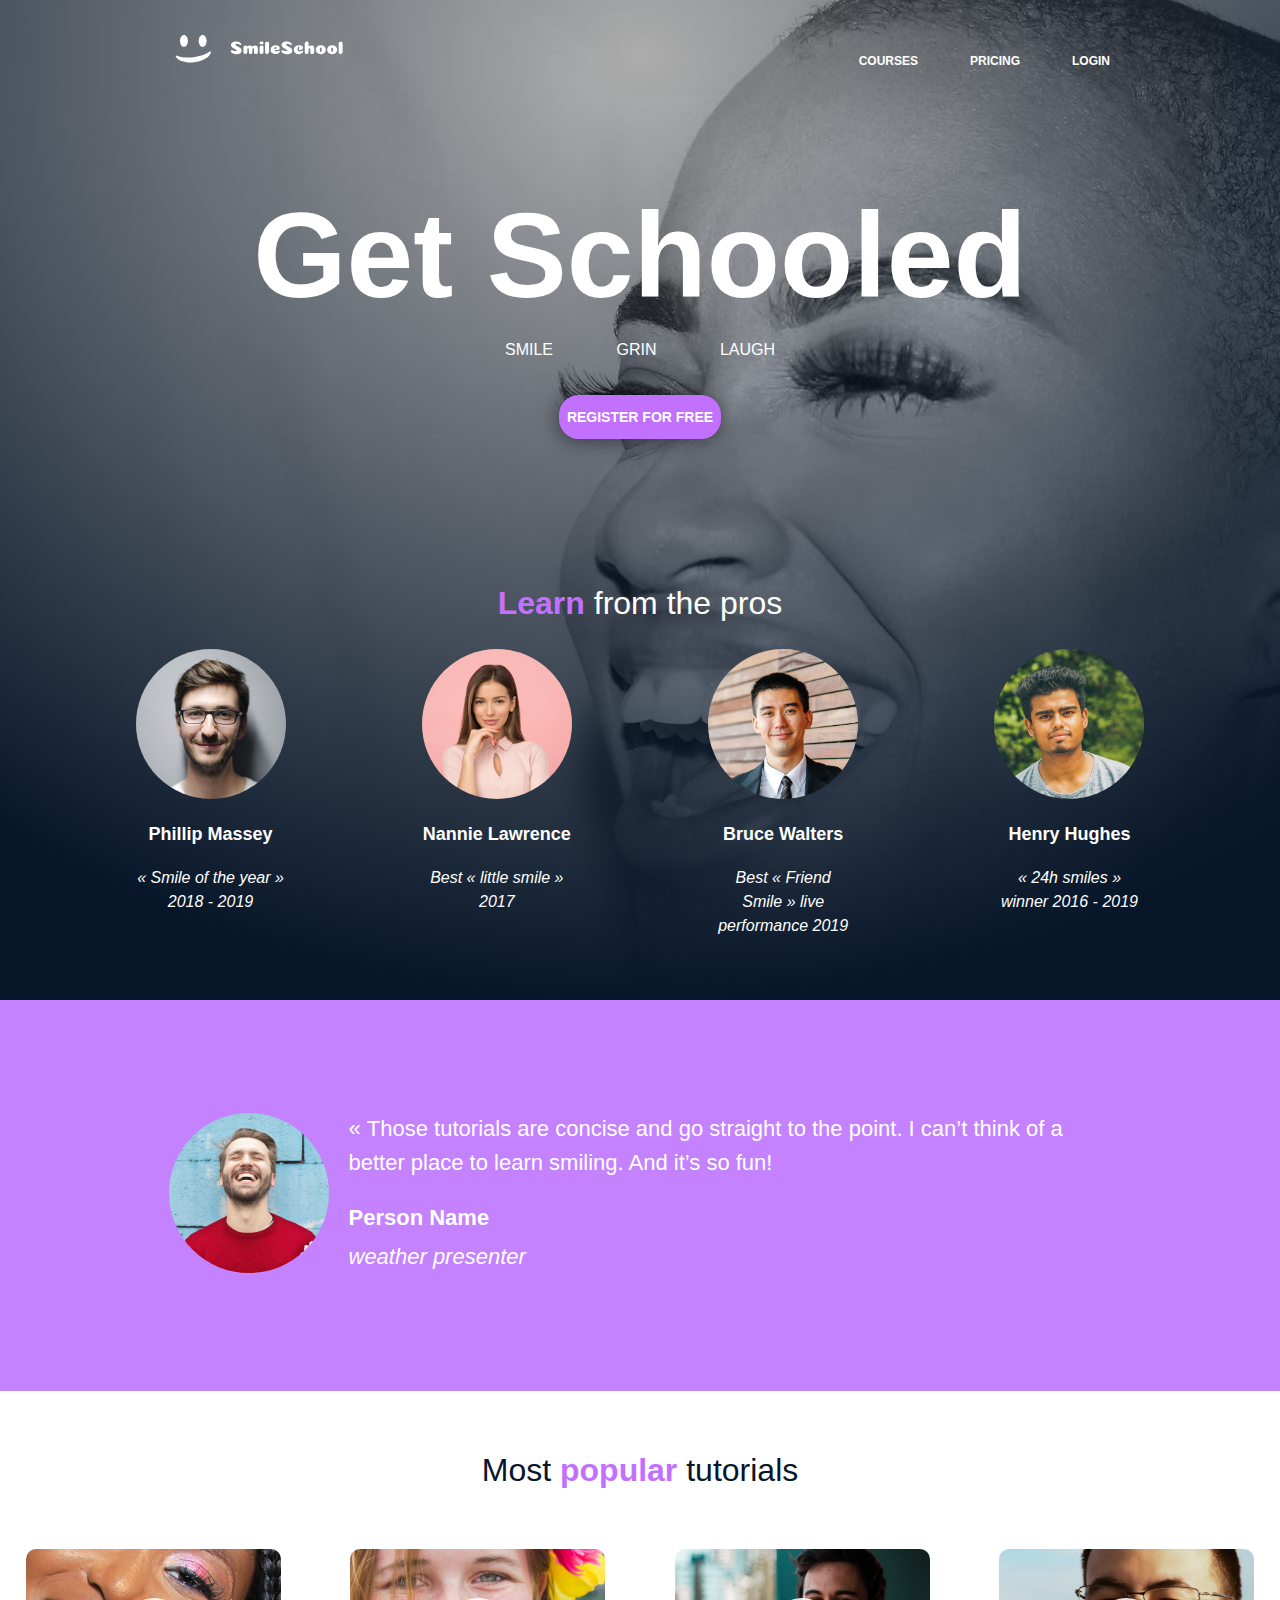
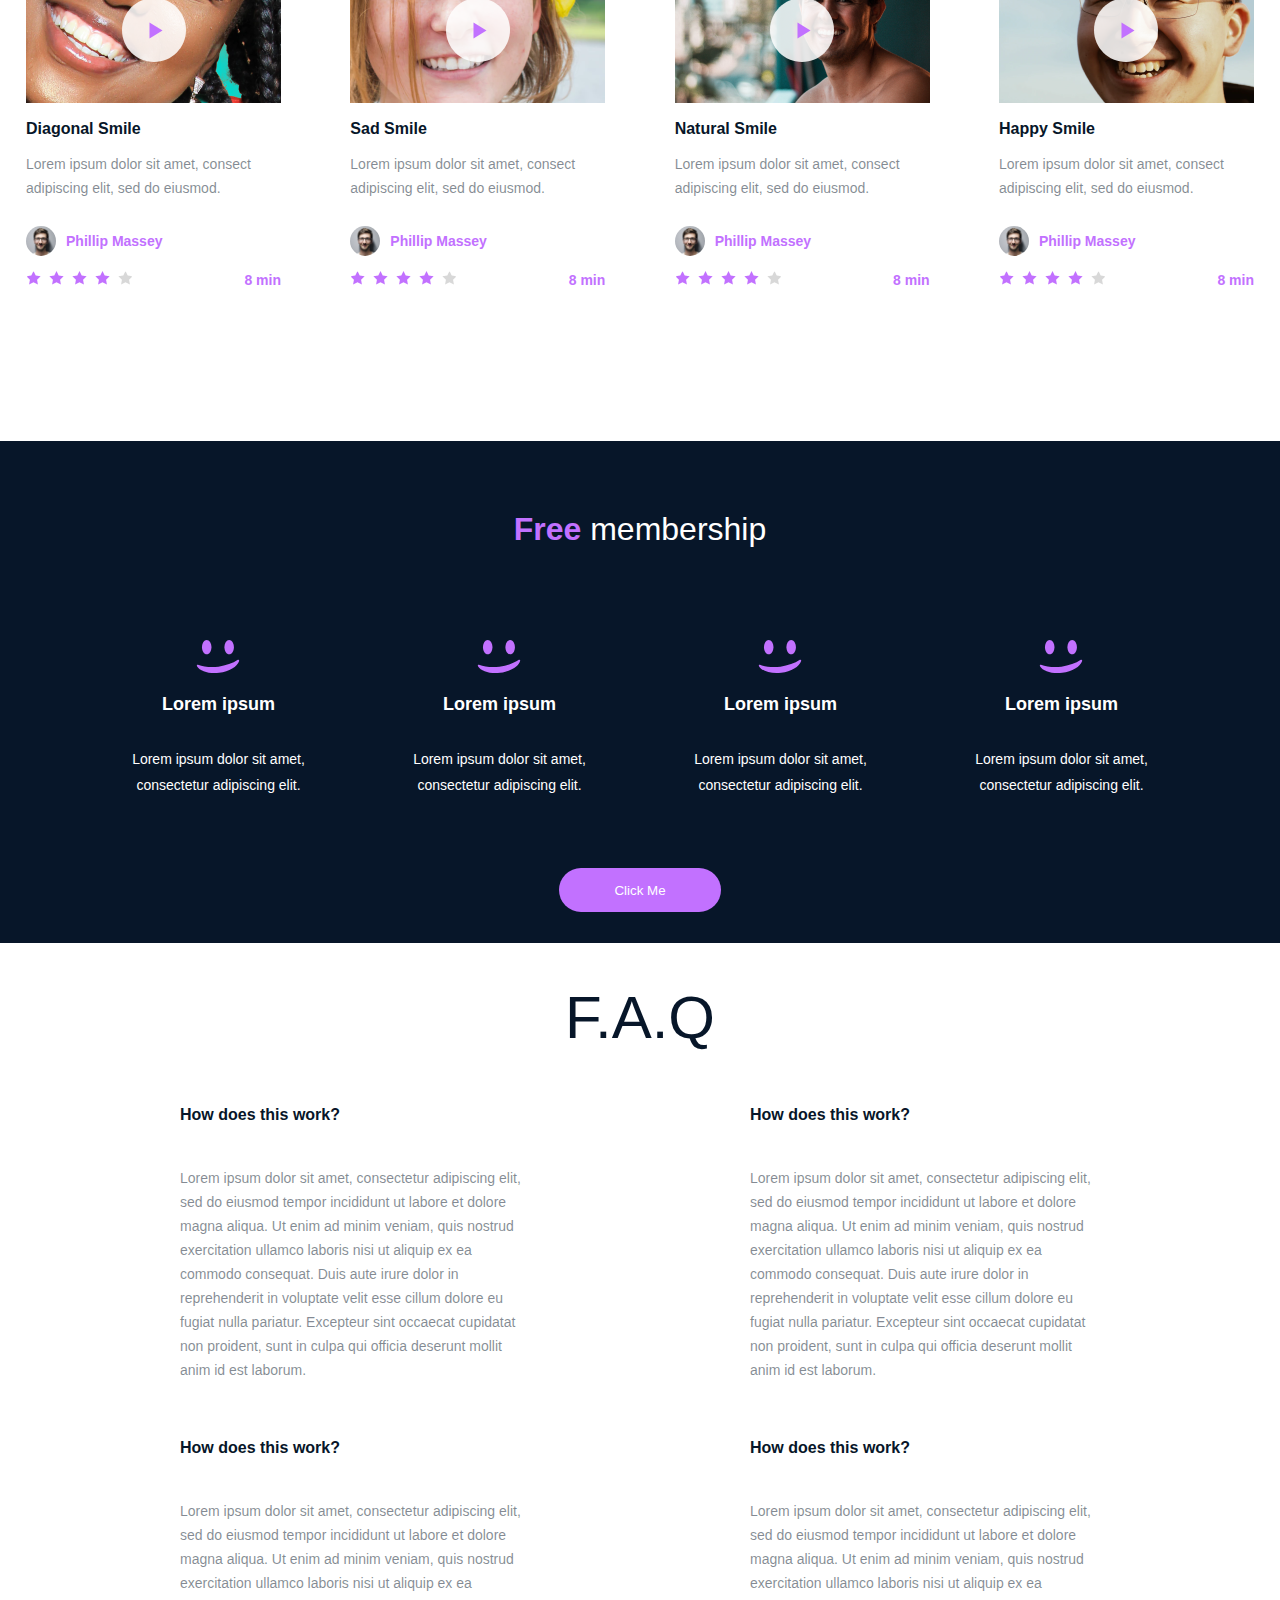
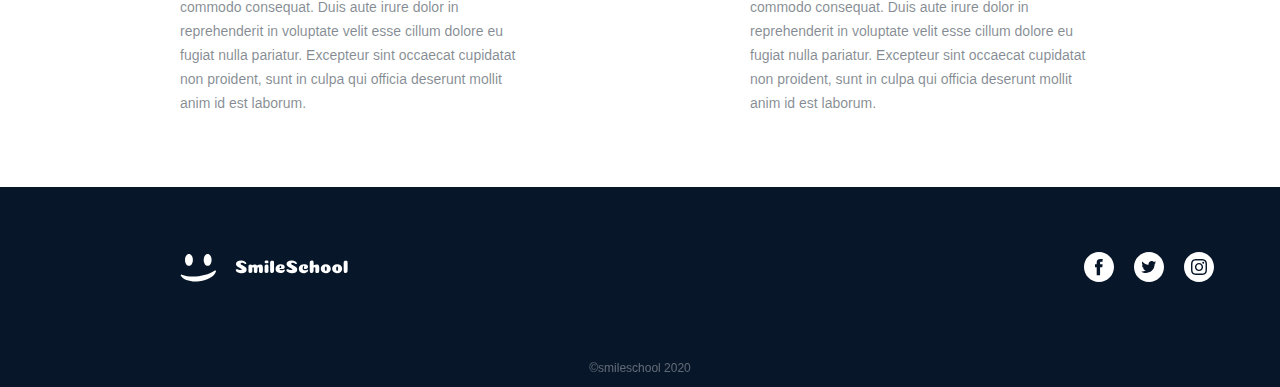
<file: css_advanced/index.html>
<!DOCTYPE html>
<html>

<head>
    <title>Homepage</title>
    <link rel="stylesheet" type="text/css" href="styles.css">
</head>

<body>
    <header>
        <div class="header-container">
            <div class="logo">
                <a href="#">
                    <img src="src/logo.svg" alt="Logo">
                </a>
            </div>
            <div class="nav">
                <p>COURSES</p>
                <p>PRICING</p>
                <p>LOGIN</p>
            </div>
        </div>
    </header>
    <main>
        <section class="top-section">
            <div class="top-page">
                <h1>Get Schooled</h1>
                <p>Smile Grin Laugh</p>
                <button class=register>REGISTER FOR FREE</button>
            </div>
            <div class="secondBlock">
                <h2><span class="first-word">Learn</span> from the pros</h2>
                <div class="pros">
                    <div class="pro">
                        <img src="src/t1.png" alt="Phillip Massey">
                        <h3>Phillip Massey</h3>
                        <p>« Smile of the year » 2018 - 2019</p>
                    </div>
                    <div class="pro">
                        <img src="src/t2.png" alt="Nannie Lawrence">
                        <h3>Nannie Lawrence</h3>
                        <p>Best « little smile » 2017</p>
                    </div>
                    <div class="pro">
                        <img src="src/t3.png" alt="Bruce Walters">
                        <h3>Bruce Walters</h3>
                        <p>Best « Friend Smile » live performance 2019</p>
                    </div>
                    <div class="pro">
                        <img src="src/t4.png" alt="Henry Hughes">
                        <h3>Henry Hughes</h3>
                        <p>« 24h smiles » winner 2016 - 2019</p>
                    </div>
                </div>
            </div>
        </section>
        <!-- Quote -->
        <section class="quote-container">
            <div class="quote-block">
                <div class="quote-image">
                    <img src="src/quoteImage.png" alt="quoteImage">
                </div>
                <div class="quote">
                    « Those tutorials are concise and go straight to the point. I can’t think of a better
                        place to learn smiling. And it’s so fun!
                        <p><span class="name">Person Name</span></p>
                        <p><span class="margin-top">weather presenter</span></p>
                </div>
            </div>
        </section>
        <section class="video-section">
            <div class="video-container-hero">
                <h1>Most <span class="pink">popular</span> tutorials</h1>
                <div class="video-container">
                    <!-- Video -->
                    <div>
                        <img src="src/v1.png" alt="Video 1">
                        <div class="svg-container">
                            <svg xmlns="http://www.w3.org/2000/svg" width="64" height="64" viewBox="0 0 64 64" fill="none">
                                <path opacity="0.860352" fill-rule="evenodd" clip-rule="evenodd" d="M32 64C49.6731 64 64 49.6731 64 32C64 14.3269 49.6731 0 32 0C14.3269 0 0 14.3269 0 32C0 49.6731 14.3269 64 32 64Z" fill="white"/>
                                <path fill-rule="evenodd" clip-rule="evenodd" d="M40.5 32.5L27.5 40.5L27.5 24.5L40.5 32.5Z" fill="#C271FF"/>
                            </svg>
                        </div>
                        <h2>Diagonal Smile</h2>
                        <p>Lorem ipsum dolor sit amet, consect adipiscing elit, sed do eiusmod.</p>
                        <!-- Author -->
                        <div class="video-author">
                            <img src="src/t1.png" alt="Author 1">
                            <h3>Phillip Massey</h3>
                        </div>
                        <!-- Rating -->
                        <div class="rating-container">
                            <div>
                                <img src="src/stars.svg" alt="Star">
                                <!-- Add more stars as needed -->
                            </div>
                            <p>8 min</p>
                        </div>
                    </div>
                </div>
                <div>
                    <!-- Video 2 -->
                    <div class="video-container">
                        <img src="src/v2.png" alt="Video 1">
                        <div class="svg-container">
                            <svg xmlns="http://www.w3.org/2000/svg" width="64" height="64" viewBox="0 0 64 64" fill="none">
                                <path opacity="0.860352" fill-rule="evenodd" clip-rule="evenodd" d="M32 64C49.6731 64 64 49.6731 64 32C64 14.3269 49.6731 0 32 0C14.3269 0 0 14.3269 0 32C0 49.6731 14.3269 64 32 64Z" fill="white"/>
                                <path fill-rule="evenodd" clip-rule="evenodd" d="M40.5 32.5L27.5 40.5L27.5 24.5L40.5 32.5Z" fill="#C271FF"/>
                            </svg>
                        </div>
                        <h2>Sad Smile</h2>
                        <p>Lorem ipsum dolor sit amet, consect adipiscing elit, sed do eiusmod.</p>
                        <!-- Author -->
                        <div class="video-author">
                            <img src="src/t1.png" alt="Author 1">
                            <h3>Phillip Massey</h3>
                        </div>
                        <!-- Rating -->
                        <div class="rating-container">
                            <div>
                                <img src="src/stars.svg" alt="Star">
                            </div>
                            <p>8 min</p>
                        </div>
                    </div>
                </div>
                <div>
                    <!-- Video 3 -->
                    <div class="video-container">
                        <img src="src/v3.png" alt="Video 1">
                        <div class="svg-container">
                            <svg xmlns="http://www.w3.org/2000/svg" width="64" height="64" viewBox="0 0 64 64" fill="none">
                                <path opacity="0.860352" fill-rule="evenodd" clip-rule="evenodd" d="M32 64C49.6731 64 64 49.6731 64 32C64 14.3269 49.6731 0 32 0C14.3269 0 0 14.3269 0 32C0 49.6731 14.3269 64 32 64Z" fill="white"/>
                                <path fill-rule="evenodd" clip-rule="evenodd" d="M40.5 32.5L27.5 40.5L27.5 24.5L40.5 32.5Z" fill="#C271FF"/>
                            </svg>
                        </div>
                        <h2>Natural Smile</h2>
                        <p>Lorem ipsum dolor sit amet, consect adipiscing elit, sed do eiusmod.</p>
                        <!-- Author -->
                        <div class="video-author">
                            <img src="src/t1.png" alt="Author 1">
                            <h3>Phillip Massey</h3>
                        </div>
                        <!-- Rating -->
                        <div class="rating-container">
                            <div>
                                <img src="src/stars.svg" alt="Star">
                            </div>
                            <p>8 min</p>
                        </div>
                    </div>
                </div>
                <div>
                    <!-- Video  4 -->
                    <div class="video-container">
                        <img src="src/v4.png" alt="Video 1">
                        <div class="svg-container">
                            <svg xmlns="http://www.w3.org/2000/svg" width="64" height="64" viewBox="0 0 64 64" fill="none">
                                <path opacity="0.860352" fill-rule="evenodd" clip-rule="evenodd" d="M32 64C49.6731 64 64 49.6731 64 32C64 14.3269 49.6731 0 32 0C14.3269 0 0 14.3269 0 32C0 49.6731 14.3269 64 32 64Z" fill="white"/>
                                <path fill-rule="evenodd" clip-rule="evenodd" d="M40.5 32.5L27.5 40.5L27.5 24.5L40.5 32.5Z" fill="#C271FF"/>
                            </svg>
                        </div>
                        <h2>Happy Smile</h2>
                        <p>Lorem ipsum dolor sit amet, consect adipiscing elit, sed do eiusmod.</p>
                        <!-- Author -->
                        <div class="video-author">
                            <img src="src/t1.png" alt="Author 1">
                            <h3>Phillip Massey</h3>
                        </div>
                        <!-- Rating -->
                        <div class="rating-container">
                            <div>
                                <img src="src/stars.svg" alt="Star">
                            </div>
                            <p>8 min</p>
                        </div>
                    </div>
                </div>
            </div>
        </section>
                <!-- New section: Membership -->
                <section class=membership-section>
                    <h1> <span class="pink">Free</span> membership</h1>
                    <div class= membership-container>
                        <!-- Block Item 1 -->
                        <div class="membership-block">
                            <img src="src/smile.svg" alt="Block Item 1">
                            <h2>Lorem ipsum</h2>
                            <p>Lorem ipsum dolor sit amet, consectetur adipiscing elit.</p>
                        </div>
                        <!-- Block Item 2 -->
                        <div class="membership-block">
                            <img src="src/smile.svg" alt="Block Item 1">
                            <h2>Lorem ipsum</h2>
                            <p>Lorem ipsum dolor sit amet, consectetur adipiscing elit.</p>
                        </div>
                        <!-- Block Item 3 -->
                        <div class="membership-block">
                            <img src="src/smile.svg" alt="Block Item 1">
                            <h2>Lorem ipsum</h2>
                            <p>Lorem ipsum dolor sit amet, consectetur adipiscing elit.</p>
                        </div>
                        <!-- Block Item 4 -->
                        <div class="membership-block">
                            <img src="src/smile.svg" alt="Block Item 1">
                            <h2>Lorem ipsum</h2>
                            <p>Lorem ipsum dolor sit amet, consectetur adipiscing elit.</p>
                        </div>
                    </div>
                    <button>Click Me</button>
                </section>
                <section class="FAQ-section">
                    <div class="FAQ-container">
                        <h1>F.A.Q</h1>
                        <div class="FAQ-row">
                            <!-- Item Block 1 -->
                            <div class="FAQ-item">
                                <h2>How does this work?</h2>
                                <p>Lorem ipsum dolor sit amet, consectetur adipiscing elit, sed do eiusmod tempor incididunt ut labore et dolore magna aliqua. Ut enim ad minim veniam, quis nostrud exercitation ullamco laboris nisi ut aliquip ex ea commodo consequat. Duis aute irure dolor in reprehenderit in voluptate velit esse cillum dolore eu fugiat nulla pariatur. Excepteur sint occaecat cupidatat non proident, sunt in culpa qui officia deserunt mollit anim id est laborum.</p>
                            </div>
                            <!-- Item Block 2 -->
                            <div class="FAQ-item">
                                <h2>How does this work?</h2>
                                <p>Lorem ipsum dolor sit amet, consectetur adipiscing elit, sed do eiusmod tempor incididunt ut labore et dolore magna aliqua. Ut enim ad minim veniam, quis nostrud exercitation ullamco laboris nisi ut aliquip ex ea commodo consequat. Duis aute irure dolor in reprehenderit in voluptate velit esse cillum dolore eu fugiat nulla pariatur. Excepteur sint occaecat cupidatat non proident, sunt in culpa qui officia deserunt mollit anim id est laborum.</p>
                            </div>
                        </div>
                        <div class="FAQ-row">
                            <!-- Item Block 3 -->
                            <div class="FAQ-item">
                                <h2>How does this work?</h2>
                                <p>Lorem ipsum dolor sit amet, consectetur adipiscing elit, sed do eiusmod tempor incididunt ut labore et dolore magna aliqua. Ut enim ad minim veniam, quis nostrud exercitation ullamco laboris nisi ut aliquip ex ea commodo consequat. Duis aute irure dolor in reprehenderit in voluptate velit esse cillum dolore eu fugiat nulla pariatur. Excepteur sint occaecat cupidatat non proident, sunt in culpa qui officia deserunt mollit anim id est laborum.</p>
                            </div>
                            <!-- Item Block 4 -->
                            <div class="FAQ-item">
                                <h2>How does this work?</h2>
                                <p>Lorem ipsum dolor sit amet, consectetur adipiscing elit, sed do eiusmod tempor incididunt ut labore et dolore magna aliqua. Ut enim ad minim veniam, quis nostrud exercitation ullamco laboris nisi ut aliquip ex ea commodo consequat. Duis aute irure dolor in reprehenderit in voluptate velit esse cillum dolore eu fugiat nulla pariatur. Excepteur sint occaecat cupidatat non proident, sunt in culpa qui officia deserunt mollit anim id est laborum.</p>
                            </div>
                        </div>
                    </div>
                </section>
            </main>
            <!-- Footer Section -->
            <footer>
                <div>
                    <!-- Row Block with Image and Block Inside -->
                    <div class="footer-main">
                        <img src="src/logo.svg" alt="Footer Image">
                        <div>
                            <svg xmlns="http://www.w3.org/2000/svg" width="130" height="30" viewBox="0 0 130 30" fill="none">
                                <path fill-rule="evenodd" clip-rule="evenodd" d="M115 0C106.716 0 100 6.71573 100 15C100 23.2843 106.716 30 115 30C123.284 30 130 23.2843 130 15C130 6.71573 123.284 0 115 0ZM111.702 7.04833C112.555 7.0095 112.828 7 115.001 7H114.998C117.172 7 117.443 7.0095 118.297 7.04833C119.148 7.08733 119.73 7.22217 120.24 7.42C120.767 7.62417 121.212 7.89751 121.657 8.34251C122.102 8.78719 122.375 9.23352 122.58 9.7597C122.777 10.2684 122.912 10.8497 122.952 11.7014C122.99 12.5547 123 12.8274 123 15.0001C123 17.1728 122.99 17.4448 122.952 18.2981C122.912 19.1495 122.777 19.731 122.58 20.2398C122.375 20.7658 122.102 21.2121 121.657 21.6568C121.212 22.1018 120.766 22.3758 120.24 22.5802C119.731 22.778 119.149 22.9128 118.298 22.9518C117.444 22.9907 117.173 23.0002 115 23.0002C112.827 23.0002 112.555 22.9907 111.701 22.9518C110.85 22.9128 110.268 22.778 109.759 22.5802C109.234 22.3758 108.787 22.1018 108.343 21.6568C107.898 21.2121 107.625 20.7658 107.42 20.2396C107.222 19.731 107.088 19.1496 107.048 18.298C107.01 17.4446 107 17.1728 107 15.0001C107 12.8274 107.01 12.5546 107.048 11.7012C107.087 10.8499 107.222 10.2684 107.42 9.75953C107.625 9.23352 107.898 8.78719 108.343 8.34251C108.788 7.89768 109.234 7.62434 109.76 7.42C110.269 7.22217 110.85 7.08733 111.702 7.04833Z" fill="white"/>
                                <path fill-rule="evenodd" clip-rule="evenodd" d="M114.283 8.4417C114.422 8.44148 114.572 8.44155 114.734 8.44162L115.001 8.4417C117.137 8.4417 117.39 8.44936 118.233 8.4877C119.013 8.52336 119.437 8.6537 119.719 8.7632C120.092 8.9082 120.358 9.08154 120.638 9.36154C120.918 9.64154 121.092 9.90821 121.237 10.2815C121.346 10.5632 121.477 10.9866 121.512 11.7666C121.551 12.6099 121.559 12.8632 121.559 14.9983C121.559 17.1333 121.551 17.3866 121.512 18.23C121.477 19.01 121.346 19.4333 121.237 19.715C121.092 20.0883 120.918 20.3542 120.638 20.634C120.358 20.914 120.092 21.0873 119.719 21.2323C119.437 21.3423 119.013 21.4723 118.233 21.508C117.39 21.5463 117.137 21.5547 115.001 21.5547C112.865 21.5547 112.611 21.5463 111.768 21.508C110.988 21.472 110.565 21.3417 110.283 21.2322C109.909 21.0872 109.643 20.9138 109.363 20.6338C109.083 20.3538 108.909 20.0878 108.764 19.7143C108.654 19.4326 108.524 19.0093 108.488 18.2293C108.45 17.386 108.442 17.1326 108.442 14.9963C108.442 12.8599 108.45 12.6079 108.488 11.7646C108.524 10.9846 108.654 10.5612 108.764 10.2792C108.909 9.90588 109.083 9.63921 109.363 9.35921C109.643 9.0792 109.909 8.90587 110.283 8.76053C110.565 8.65053 110.988 8.52053 111.768 8.4847C112.506 8.45136 112.792 8.44136 114.283 8.4397V8.4417ZM119.271 9.77004C118.741 9.77004 118.311 10.1995 118.311 10.7297C118.311 11.2597 118.741 11.6897 119.271 11.6897C119.801 11.6897 120.231 11.2597 120.231 10.7297C120.231 10.1997 119.801 9.76971 119.271 9.76971V9.77004ZM110.892 15.0001C110.892 12.7313 112.732 10.8918 115.001 10.8917C117.269 10.8917 119.108 12.7312 119.108 15.0001C119.108 17.269 117.27 19.1076 115.001 19.1076C112.732 19.1076 110.892 17.269 110.892 15.0001Z" fill="white"/>
                                <path fill-rule="evenodd" clip-rule="evenodd" d="M115.001 12.3335C116.473 12.3335 117.667 13.5273 117.667 15.0002C117.667 16.4729 116.473 17.6669 115.001 17.6669C113.528 17.6669 112.334 16.4729 112.334 15.0002C112.334 13.5273 113.528 12.3335 115.001 12.3335V12.3335Z" fill="white"/>
                                <path fill-rule="evenodd" clip-rule="evenodd" d="M65 0C56.7157 0 50 6.71573 50 15C50 23.2843 56.7157 30 65 30C73.2843 30 80 23.2843 80 15C80 6.71573 73.2843 0 65 0ZM64.5822 12.7112L64.5508 12.1922C64.4563 10.8469 65.2852 9.6182 66.5967 9.14154C67.0794 8.97206 67.8978 8.95087 68.4329 9.09917C68.6427 9.16273 69.0414 9.37458 69.3247 9.56524L69.8388 9.91479L70.4054 9.73472C70.7202 9.63939 71.1398 9.4805 71.3287 9.37458C71.5071 9.27924 71.6645 9.22628 71.6645 9.25806C71.6645 9.43813 71.2762 10.0525 70.951 10.3915C70.5103 10.8681 70.6362 10.9105 71.5281 10.5927C72.0632 10.4126 72.0737 10.4126 71.9687 10.6139C71.9058 10.7198 71.5805 11.0906 71.2343 11.4295C70.6467 12.0121 70.6152 12.0757 70.6152 12.5629C70.6152 13.315 70.2585 14.8827 69.9018 15.7407C69.2408 17.3507 67.8243 19.0138 66.4079 19.8506C64.4144 21.0264 61.7598 21.3229 59.525 20.6344C58.78 20.4014 57.5 19.8082 57.5 19.7023C57.5 19.6705 57.8882 19.6281 58.3604 19.6175C59.3466 19.5964 60.3329 19.321 61.1723 18.8337L61.7388 18.4947L61.0883 18.2723C60.165 17.9545 59.3361 17.2236 59.1263 16.5351C59.0633 16.3127 59.0843 16.3021 59.6719 16.3021L60.2804 16.2915L59.7663 16.0479C59.1578 15.7407 58.6017 15.2217 58.3289 14.692C58.1295 14.3107 57.8777 13.3468 57.9512 13.2726C57.9721 13.2408 58.1925 13.3044 58.4443 13.3891C59.1683 13.654 59.2627 13.5904 58.843 13.1455C58.0561 12.3405 57.8148 11.1435 58.1925 10.0101L58.3709 9.50169L59.0633 10.1902C60.4798 11.5778 62.148 12.404 64.0576 12.6477L64.5822 12.7112Z" fill="white"/>
                                <path fill-rule="evenodd" clip-rule="evenodd" d="M15 0C6.71573 0 0 6.71573 0 15C0 23.2843 6.71573 30 15 30C23.2843 30 30 23.2843 30 15C30 6.71573 23.2843 0 15 0ZM16.0635 15.1589V23.3197H12.6869V15.1592H11V12.3469H12.6869V10.6585C12.6869 8.36425 13.6395 7 16.3457 7H18.5988V9.81257H17.1905C16.137 9.81257 16.0673 10.2056 16.0673 10.9391L16.0635 12.3466H18.6147L18.3162 15.1589H16.0635Z" fill="white"/>
                                </svg>
                            <!-- Add more link images as needed -->
                        </div>
                    </div>
                    <p>©smileschool 2020</p>
                </div>
            </footer>
</body>

</html>
</file>
<file: css_advanced/styles.css>
.header-container {
    position: absolute;
    display: flex;
    justify-content: space-between;
    padding-top: 35px;
    width: 100%;
    align-items: center;
}

.logo {
    padding-left: 175px;
    width: 167.016px;
    height: 29.461px;
}

.nav {
    padding-right: 170px;
    display: inline-flex;
    height: 15px;
    justify-content: center;
    align-items: flex-start;
    gap: 52px;
    flex-shrink: 0;
    color: #FFF;
    font-family: "Source Sans Pro", sans-serif;
    font-size: 12px;
    font-style: normal;
    font-weight: 700;
    line-height: normal;
}

body {
    margin: 0;
    padding: 0;
}

.top-section {
    position: relative;
    height: 1100px;
    display: flex;
    flex-direction: column;
    justify-content: center;
    align-items: center;
    font-family: "Source Sans Pro", sans-serif;
}

.top-section::before {
    content: "";
    position: absolute;
    top: -100px;
    left: 0;
    width: 100%;
    height: 100%;
    background-image: url(./src/back.png);
    background-repeat: no-repeat;
    -webkit-filter: grayscale(100%);
    filter: grayscale(100%);
    z-index: -2;
}

.top-section::after {
    content: "";
    position: absolute;
    top: -100px;
    left: 0;
    width: 100%;
    height: 100%;
    background: radial-gradient(85.90% 85.90% at 50.00% 14.10%, rgba(41, 48, 61, 0.00) 0%, #071629 100%), #00000000;
    background-blend-mode: normal, color;
    background-size: cover;
    z-index: -1;
}

.top-section .top-page {
    padding-top: 100px;
    display: flex;
    flex-direction: column;
    justify-content: center;
    align-items: center;
}

.top-page h1 {
    color: #fff;
    font-size: 120px;
    font-weight: 700;
    line-height: 1;
    margin-bottom: 10px;
}

.top-page p {
    color: #fff;
    font-size: 16px;
    word-spacing: 59px;
    text-transform: uppercase;
    text-align: center;
}

.register {
    margin-top: 20px;
    justify-content: center;
    width: 162px;
    height: 44px;
    border-radius: 20px;
    border: none;
    background: #C271FF;
    box-shadow: 0px 2px 20px 0px rgba(0, 0, 0, 0.50);
    color: #FFF;
    text-align: center;
    font-family: "Source Sans Pro", sans-serif;
    font-size: 14px;
    font-style: normal;
    font-weight: 600;
    line-height: normal;
}

.secondBlock .pros {
    margin-bottom: 200px;
    width: 1009px;
    height: 237px;
    justify-content: space-between;
    align-items: flex-start;
    display: flex;
}

.secondBlock .first-word {
    color: #C271FF;
    text-align: center;
    font-family: "Source Sans Pro", sans-serif;
    font-size: 32px;
    font-style: normal;
    font-weight: 700;
    line-height: normal;
}

.secondBlock h2 {
    padding-top: 120px;
    color: #FFF;
    font-family: "Source Sans Pro", sans-serif;
    font-size: 32px;
    font-style: normal;
    font-weight: 300;
    line-height: normal;
    text-align: center;
}

.secondBlock .pro img {
    width: 150px;
    height: 150px;
    border-radius: 75px;
    flex-shrink: 0;
}

.pro h3 {
    color: #FFF;
    text-align: center;
    font-family: "Source Sans Pro", sans-serif;
    font-size: 18px;
    font-style: normal;
    font-weight: 900;
    line-height: 27px;
    /* 150% */
}

.pro p {
    color: #FFF;
    text-align: center;
    font-family: "Source Sans Pro", sans-serif;
    font-size: 16px;
    font-style: italic;
    font-weight: 400;
    line-height: 24px;
    /* 150% */
}

.pro {
    width: 150px;
}

.quote-container {
    margin-top: -100px;
    display: flex;
    justify-content: center;
    align-items: center;
    font-size: 22px;
    color: #ebebeb;
    background-color: #c482ff;
    height: 391px;
}

.quote-block {
    width: 943px;
    height: 160px;
    display: flex;
    justify-content: space-between;
    align-items: center;
}

.quote-block .quote-image img {
    width: 160px;
    height: 160px;
    border-radius: 80px;
    flex-shrink: 0;
}

.quote {
    padding-left : 20px;
}

.quote {
    color: #FFF;
    font-family: "Source Sans Pro", sans-serif;
    font-size: 22px;
    font-style: normal;
    font-weight: 400;
    line-height: 33.6px; /* 152.727% */
}

.quote .name {
    color: #FFF;
    font-family: "Source Sans Pro", sans-serif;
    font-size: 22px;
    font-style: normal;
    font-weight: 700;
    line-height: 33.6px; /* 152.727% */
}

.quote p {
    color: #FFF;
    font-family: "Source Sans Pro", sans-serif;
    font-size: 22px;
    font-style: italic;
    line-height: 0.1px;
}

.video-section {
    display: flex;
    justify-content: center;
    align-items: center;
    margin-top: 100px;
    margin-bottom: 100px;
}

.video-container-hero {
    width: 1228px;
    height: 450px;
    display: flex;
    justify-content: space-between;
    align-items: center;
    position: relative;
}

.video-container-hero h1 {
    position:absolute;
    color: #071629;
    text-align: center;
    font-family: "Source Sans Pro", sans-serif;
    font-size: 32px;
    font-style: normal;
    font-weight: 300;
    line-height: normal;
    top: -60px;
    left: 50%;
    transform: translateX(-50%);
}

.video-author {
    display: flex;
    align-items: center; /* Vertically center the items */
}

.video-author h3 {
    color: #C271FF;
    font-family: "Source Sans Pro", sans-serif;
    font-size: 14px;
    font-style: normal;
    font-weight: 600;
    line-height: 27px; /* 192.857% */
}

.rating-container {
    display: flex;
    align-items: center; /* Vertically center the items */
}

.rating-container img {
    margin-right: 30px;
}


.video-container h2 {
    color: #071629;
    font-family: "Source Sans Pro", sans-serif;
    font-size: 16px;
    font-style: normal;
    font-weight: 700;
    line-height: normal;
}

.video-container img {
    border-radius: 10px 10px 0 0; /* Rounded corners for the top-left and top-right of the image */
}

.video-container {
    position: relative;
}

.video-container .svg-container {
    position: absolute;
    top: 25%;
    left: 50%;
    transform: translate(-50%, -50%);
    z-index: 1; /* Ensure the SVG is above the image */
}

.rating-container {
    margin-top: -16px;
}

.video-container p {
    color: rgba(7, 22, 41, 0.50);
    font-family: "Source Sans Pro", sans-serif;
    font-size: 14px;
    font-style: normal;
    font-weight: 400;
    line-height: 24px; /* 171.429% */
}

.rating-container p {
    margin-left: auto;
    color: #C271FF;
    text-align: right;
    font-family: "Source Sans Pro", sans-serif;
    font-size: 14px;
    font-style: normal;
    font-weight: 600;
    line-height: 27px; /* 192.857% */
}

.video-container-hero .video-container {
    width: 255px;
    height: 335px;
}

.video-container-hero span {
    color: #C271FF;
    font-family: "Source Sans Pro", sans-serif;
    font-size: 32px;
    font-style: normal;
    font-weight: 700;
    line-height: normal;
}

.video-container-hero .video-container .video-author img {
    width: 30px;
    height: 30px;
    border-radius: 80px;
    margin-right: 10px;
}

.membership-section {
    height: 502px;
    background-color: #071629;
    display: flex;
    flex-direction: column;
    justify-content: center;
    align-items: center;
    position:relative;
}

.membership-container {
    width: 1100px;
    height: 160px;
    position: relative;
    display: flex;
    justify-content: space-between;
    color: white;
}

.membership-section h1 {
    margin-top: 70px;
    color: white;
    position:absolute;
    text-align: center;
    font-family: "Source Sans Pro", sans-serif;
    font-size: 32px;
    font-style: normal;
    font-weight: 300;
    line-height: normal;
    top:0;
}
.membership-section span {
    color: #C271FF;
    text-align: center;
    font-family: "Source Sans Pro", sans-serif;
    font-size: 32px;
    font-style: normal;
    font-weight: 700;
    line-height: normal;
    padding-bottom: 20px;
}

.membership-block {
    margin-top:168px;
    width: 257px;
    height: 153px;
    position: relative;
    display: flex;
    flex-direction: column;
    align-items: center;
}

.membership-block h2 {
    color: #FFF;
    text-align: center;
    font-family: "Source Sans Pro", sans-serif;
    font-size: 18px;
    font-style: normal;
    font-weight: 600;
    line-height: 26px; /* 144.444% */
}

.membership-block p {
    width: 221px;
    color: #FFF;
    text-align: center;
    font-family: "Source Sans Pro", sans-serif;
    font-size: 14px;
    font-style: normal;
    font-weight: 400;
    line-height: 26px; /* 185.714% */
}

.membership-section button {
    width: 162px;
    height: 44px;
    border-radius: 22px;
    background: #C271FF;
    border: none;
    color: white;
    margin-top: 236px;
}

.FAQ-section {
    height: 844px;
}

.FAQ-section .FAQ-container {
    width: 920px;
    height: 707px;
}

.FAQ-section {
    display: flex;
    flex-wrap: wrap;
    justify-content: center;
}

.FAQ-container {
    width: 920px;
    height: 707px;
    align-items: center;
    /* Other styles for FAQ-container here */
    margin-bottom: 30px;
}

.FAQ-container h1 {
    color: #071629;
    text-align: center;
    font-family: "Source Sans Pro", sans-serif;
    font-size: 60px;
    font-style: normal;
    font-weight: 300;
    line-height: normal;
}

.FAQ-row {
    display: flex;
    flex-wrap: wrap;
    justify-content: center;
    margin-left: -220px; /* Add negative margin to counteract the space from the first item */
}

.FAQ-item {
    display: flex;
    width: 350px;
    flex-direction: column;
    justify-content: center;
    align-items: flex-start;
    margin-left: 220px; /* Add margin to create space between columns */
    margin-bottom: 30px; /* Add margin between items in column */
}

.FAQ-item h2 {
    color: #071629;
    font-family: "Source Sans Pro", sans-serif;
    font-size: 16px;
    font-style: normal;
    font-weight: 700;
    line-height: normal;
    text-align: start;
    padding-bottom: 15px;
}

.FAQ-item p {
    width: 350px;
    color: rgba(7, 22, 41, 0.50);
    font-family: "Source Sans Pro", sans-serif;
    font-size: 14px;
    font-style: normal;
    font-weight: 400;
    line-height: 24px; /* 171.429% */
    text-align: start;
}

footer {
    display: flex;
    flex-direction: column;
    align-items: center;
    justify-content: center;
    background-color: #071629;
    color: white;
    height: 200px;
  }
  
  .footer-main {
    display: flex;
    justify-content: space-between;
    align-items: center;
    max-width: 920px;
    width: 100%;
    margin: 0 auto;
    padding-top: 65px;
  }
  
  .footer-main img {
    margin-right: 368px; /* Add margin to create space between the logo and SVG (736px/2 = 368px) */
  }
  
  .footer-main svg {
    width: 130px;
    height: 30px;
    margin-left: 368px; /* Add margin to create space between the logo and SVG (736px/2 = 368px) */
  }
  
  footer p {
    font-family: "Source Sans Pro", sans-serif;
    font-size: 12px;
    font-style: normal;
    font-weight: 400;
    line-height: normal;
    opacity: 0.3516787588596344;
    margin-top: 75px;
    text-align: center;
  }
</file>
